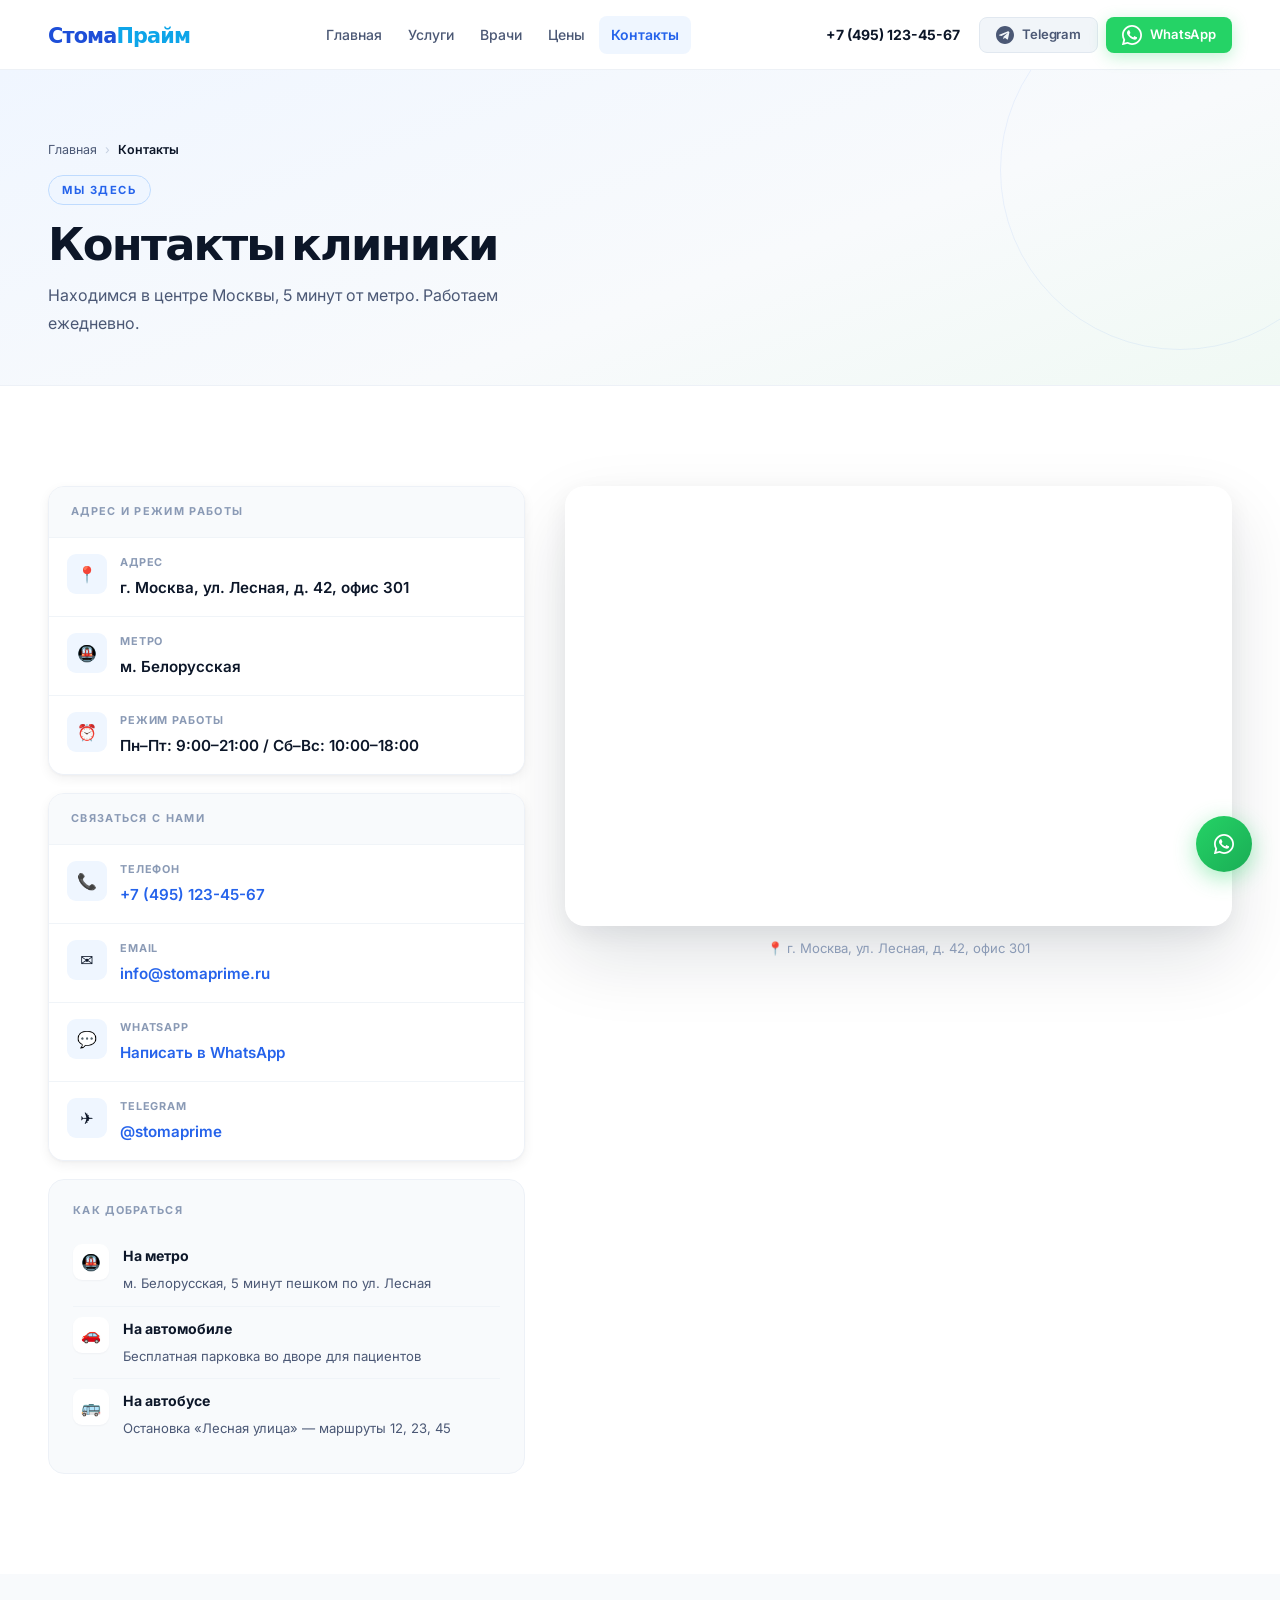
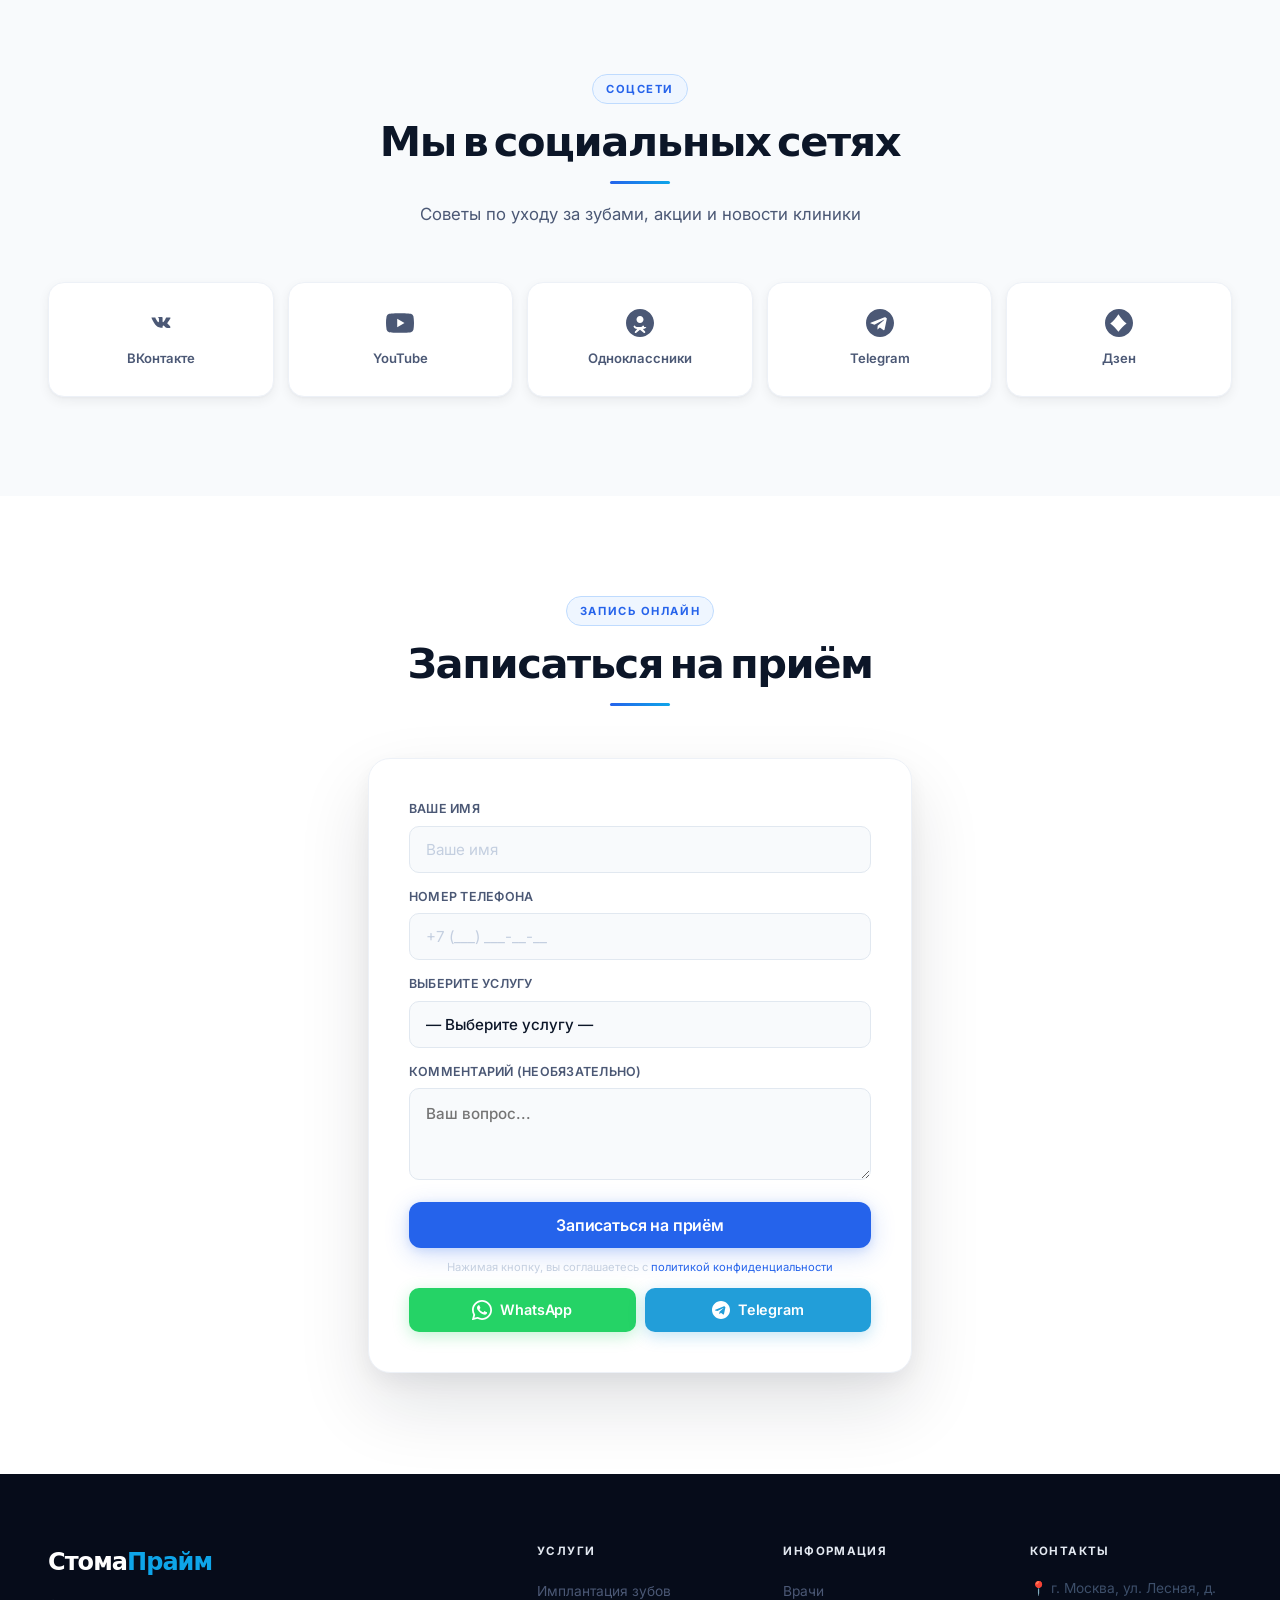
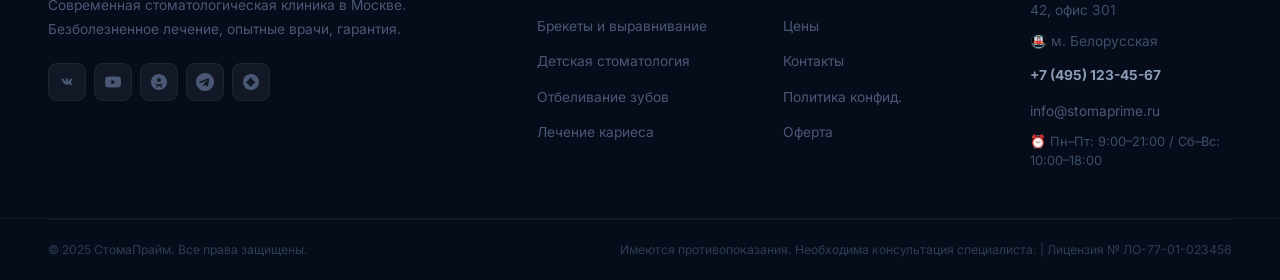
<file: contacts.html>
<!DOCTYPE html>
<html lang="ru">
<head>
  <meta charset="UTF-8"><meta name="viewport" content="width=device-width, initial-scale=1.0">
  <title id="mt">Контакты | СтомаПрайм Москва</title>
  <meta name="description" content="Адрес и контакты стоматологической клиники СтомаПрайм в Москве.">
  <link rel="preconnect" href="https://fonts.googleapis.com"><link rel="preconnect" href="https://fonts.gstatic.com" crossorigin>
  <link href="https://fonts.googleapis.com/css2?family=Inter:wght@300;400;500;600;700&family=Outfit:wght@400;600;700;800;900&display=swap" rel="stylesheet">
  <link rel="stylesheet" href="shared.css">
</head>
<body>
<header class="site-header" id="site-header"></header>
<main>

<section class="page-hero">
  <div class="container">
    <nav class="breadcrumb"><a href="index.html">Главная</a><span class="breadcrumb-sep">›</span><span class="breadcrumb-current">Контакты</span></nav>
    <div class="label reveal">Мы здесь</div>
    <h1 class="page-hero-h1 reveal d1">Контакты клиники</h1>
    <p class="page-hero-sub reveal d2">Находимся в центре Москвы, 5 минут от метро. Работаем ежедневно.</p>
  </div>
</section>

<section class="section">
  <div class="container">
    <div class="contacts-layout">
      <div style="display:flex;flex-direction:column;gap:18px">
        <div class="ccard reveal">
          <div class="ccard-head"><h3>Адрес и режим работы</h3></div>
          <div class="ccard-body" id="c-main"></div>
        </div>
        <div class="ccard reveal d2">
          <div class="ccard-head"><h3>Связаться с нами</h3></div>
          <div class="ccard-body" id="c-channels"></div>
        </div>
        <div class="route-block reveal d3" id="c-route"></div>
      </div>
      <div>
        <div class="big-map reveal-r" id="big-map"></div>
        <p style="text-align:center;font-size:.82rem;color:var(--text-light);margin-top:12px" id="map-addr"></p>
      </div>
    </div>
  </div>
</section>

<section class="section section-bg">
  <div class="container">
    <div class="sec-head center reveal">
      <div class="label">Соцсети</div>
      <h2 class="h2">Мы в социальных сетях</h2>
      <div class="accent-line c w"></div>
      <p class="subtitle">Советы по уходу за зубами, акции и новости клиники</p>
    </div>
    <div class="soc-grid reveal" id="soc-grid"></div>
  </div>
</section>

<section class="section" id="form-section">
  <div class="container" style="max-width:600px">
    <div class="sec-head center reveal">
      <div class="label">Запись онлайн</div>
      <h2 class="h2">Записаться на приём</h2>
      <div class="accent-line c w"></div>
    </div>
    <div style="background:#fff;border-radius:22px;padding:40px;box-shadow:var(--s-xl);border:1px solid var(--border-light)" class="reveal" id="form-box"></div>
  </div>
</section>

</main>
<footer class="site-footer" id="site-footer"></footer>
<script src="config.js"></script><script src="shared.js"></script>
<script>
document.addEventListener('DOMContentLoaded', function() {
  var d = SITE_DATA;
  document.getElementById('mt').textContent = 'Контакты | ' + d.general.clinicName;

  function ci(c) {
    return '<div class="contact-item"><div class="contact-icon">'+c.i+'</div><div><div class="c-label">'+c.l+'</div><div class="c-value">'+c.v+'</div></div></div>';
  }

  document.getElementById('c-main').innerHTML = [
    {i:'📍',l:'Адрес',        v:d.contacts.address},
    {i:'🚇',l:'Метро',        v:d.contacts.metroStation},
    {i:'⏰',l:'Режим работы', v:d.general.workingHours},
  ].map(ci).join('');

  document.getElementById('c-channels').innerHTML = [
    {i:'📞',l:'Телефон', v:'<a href="tel:'+d.contacts.phoneRaw+'">'+d.contacts.phone+'</a>'},
    {i:'✉️',l:'Email',   v:'<a href="mailto:'+d.contacts.email+'">'+d.contacts.email+'</a>'},
    {i:'💬',l:'WhatsApp',v:'<a href="'+UTILS.whatsappLink()+'" target="_blank">Написать в WhatsApp</a>'},
    {i:'✈️',l:'Telegram',v:'<a href="'+d.contacts.telegramLink+'" target="_blank">'+d.contacts.telegram+'</a>'},
  ].map(ci).join('');

  document.getElementById('c-route').innerHTML =
    '<div style="font-size:.68rem;font-weight:700;text-transform:uppercase;letter-spacing:.12em;color:var(--text-light);margin-bottom:14px">Как добраться</div>' +
    '<div class="route-row"><div class="route-icon">🚇</div><div class="route-t"><strong>На метро</strong><span>'+d.contacts.metroStation+', 5 минут пешком по ул. Лесная</span></div></div>' +
    '<div class="route-row"><div class="route-icon">🚗</div><div class="route-t"><strong>На автомобиле</strong><span>Бесплатная парковка во дворе для пациентов</span></div></div>' +
    '<div class="route-row"><div class="route-icon">🚌</div><div class="route-t"><strong>На автобусе</strong><span>Остановка «Лесная улица» — маршруты 12, 23, 45</span></div></div>';

  document.getElementById('big-map').innerHTML = '<iframe src="'+d.map.embedUrl+'" allowfullscreen loading="lazy" title="Карта"></iframe>';
  document.getElementById('map-addr').textContent = '📍 ' + d.contacts.address;

  var socSVG = {
    vk:'<svg viewBox="0 0 24 24" fill="currentColor"><path d="M12.785 16.241s.288-.032.436-.194c.136-.148.131-.427.131-.427s-.019-1.307.587-1.498c.597-.189 1.365 1.263 2.178 1.821.615.422 1.082.33 1.082.33l2.175-.03s1.137-.071.598-1.121c-.044-.083-.313-.666-1.608-1.883-1.356-1.274-1.174-1.068.459-3.271.999-1.333 1.398-2.146 1.273-2.494-.12-.332-.854-.244-.854-.244l-2.448.015s-.181-.025-.316.054c-.132.078-.216.26-.216.26s-.387 1.028-.903 1.903c-1.088 1.84-1.524 1.94-1.703 1.824-.414-.268-.311-1.075-.311-1.649 0-1.793.272-2.54-.529-2.733-.266-.064-.461-.106-1.141-.113-.872-.009-1.609.003-2.027.208-.278.135-.492.436-.361.453.162.021.528.099.722.363.252.341.243 1.107.243 1.107s.145 2.112-.337 2.373c-.331.179-.786-.187-1.761-1.854-.5-.861-.878-1.814-.878-1.814s-.072-.176-.202-.271c-.157-.114-.376-.15-.376-.15l-2.325.015s-.349.01-.477.162c-.114.135-.009.414-.009.414s1.822 4.261 3.881 6.409c1.89 1.973 4.04 1.842 4.04 1.842h.974z"/></svg>',
    yt:'<svg viewBox="0 0 24 24" fill="currentColor"><path d="M23.495 6.205a3.007 3.007 0 00-2.088-2.088c-1.87-.501-9.396-.501-9.396-.501s-7.507-.01-9.396.501A3.007 3.007 0 00.527 6.205a31.247 31.247 0 00-.522 5.805 31.247 31.247 0 00.522 5.783 3.007 3.007 0 002.088 2.088c1.868.502 9.396.502 9.396.502s7.506 0 9.396-.502a3.007 3.007 0 002.088-2.088 31.247 31.247 0 00.5-5.783 31.247 31.247 0 00-.5-5.805zM9.609 15.601V8.408l6.264 3.602z"/></svg>',
    ok:'<svg viewBox="0 0 24 24" fill="currentColor"><path d="M12 0C5.373 0 0 5.373 0 12s5.373 12 12 12 12-5.373 12-12S18.627 0 12 0zm0 6c1.66 0 3 1.34 3 3s-1.34 3-3 3-3-1.34-3-3 1.34-3 3-3zm5.5 9.5c-.56.98-1.63 1.63-2.85 1.63h-.15l1.85 2.07c.3.33.28.85-.05 1.15a.81.81 0 01-1.15-.05L12 17.8l-3.15 2.5a.81.81 0 01-1.15.05.81.81 0 01.05-1.15l1.85-2.07h-.15c-1.22 0-2.29-.65-2.85-1.63a.81.81 0 011.4-.82c.26.44.74.72 1.3.72h3.4c.56 0 1.04-.28 1.3-.72a.81.81 0 111.4.82z"/></svg>',
    tg:'<svg viewBox="0 0 24 24" fill="currentColor"><path d="M12 0C5.373 0 0 5.373 0 12s5.373 12 12 12 12-5.373 12-12S18.627 0 12 0zm5.894 8.221l-1.97 9.28c-.145.658-.537.818-1.084.508l-3-2.21-1.447 1.394c-.16.16-.295.295-.605.295l.213-3.053 5.56-5.023c.242-.213-.054-.333-.373-.12L7.26 13.447l-2.95-.924c-.64-.203-.652-.64.136-.954l11.52-4.44c.537-.194 1.006.131.928.092z"/></svg>',
    dz:'<svg viewBox="0 0 24 24" fill="currentColor"><path d="M12 0C5.373 0 0 5.373 0 12s5.373 12 12 12 12-5.373 12-12S18.627 0 12 0zm-.5 19.5C9.5 17 7 14.5 4.5 12.5 7 10.5 9.5 8 11.5 4.5c2 3.5 4.5 6 7 8-2.5 2-5 4.5-7 7z"/></svg>',
  };
  var s = d.socials;
  var socs = [
    {href:s.vk, k:'vk', label:'ВКонтакте'},
    {href:s.youtube, k:'yt', label:'YouTube'},
    {href:s.ok, k:'ok', label:'Одноклассники'},
    {href:'https://t.me/'+d.contacts.telegram.replace('@',''), k:'tg', label:'Telegram'},
    {href:s.dzen, k:'dz', label:'Дзен'},
  ];
  document.getElementById('soc-grid').innerHTML = socs.filter(function(x){return x.href}).map(function(x){
    return '<a href="'+x.href+'" class="soc-tile" target="_blank" rel="noopener">'+socSVG[x.k]+x.label+'</a>';
  }).join('');

  document.getElementById('form-box').innerHTML = getBookingFormHTML(false);
  initPage('contacts');
});
</script>
</body>
</html>
</file>
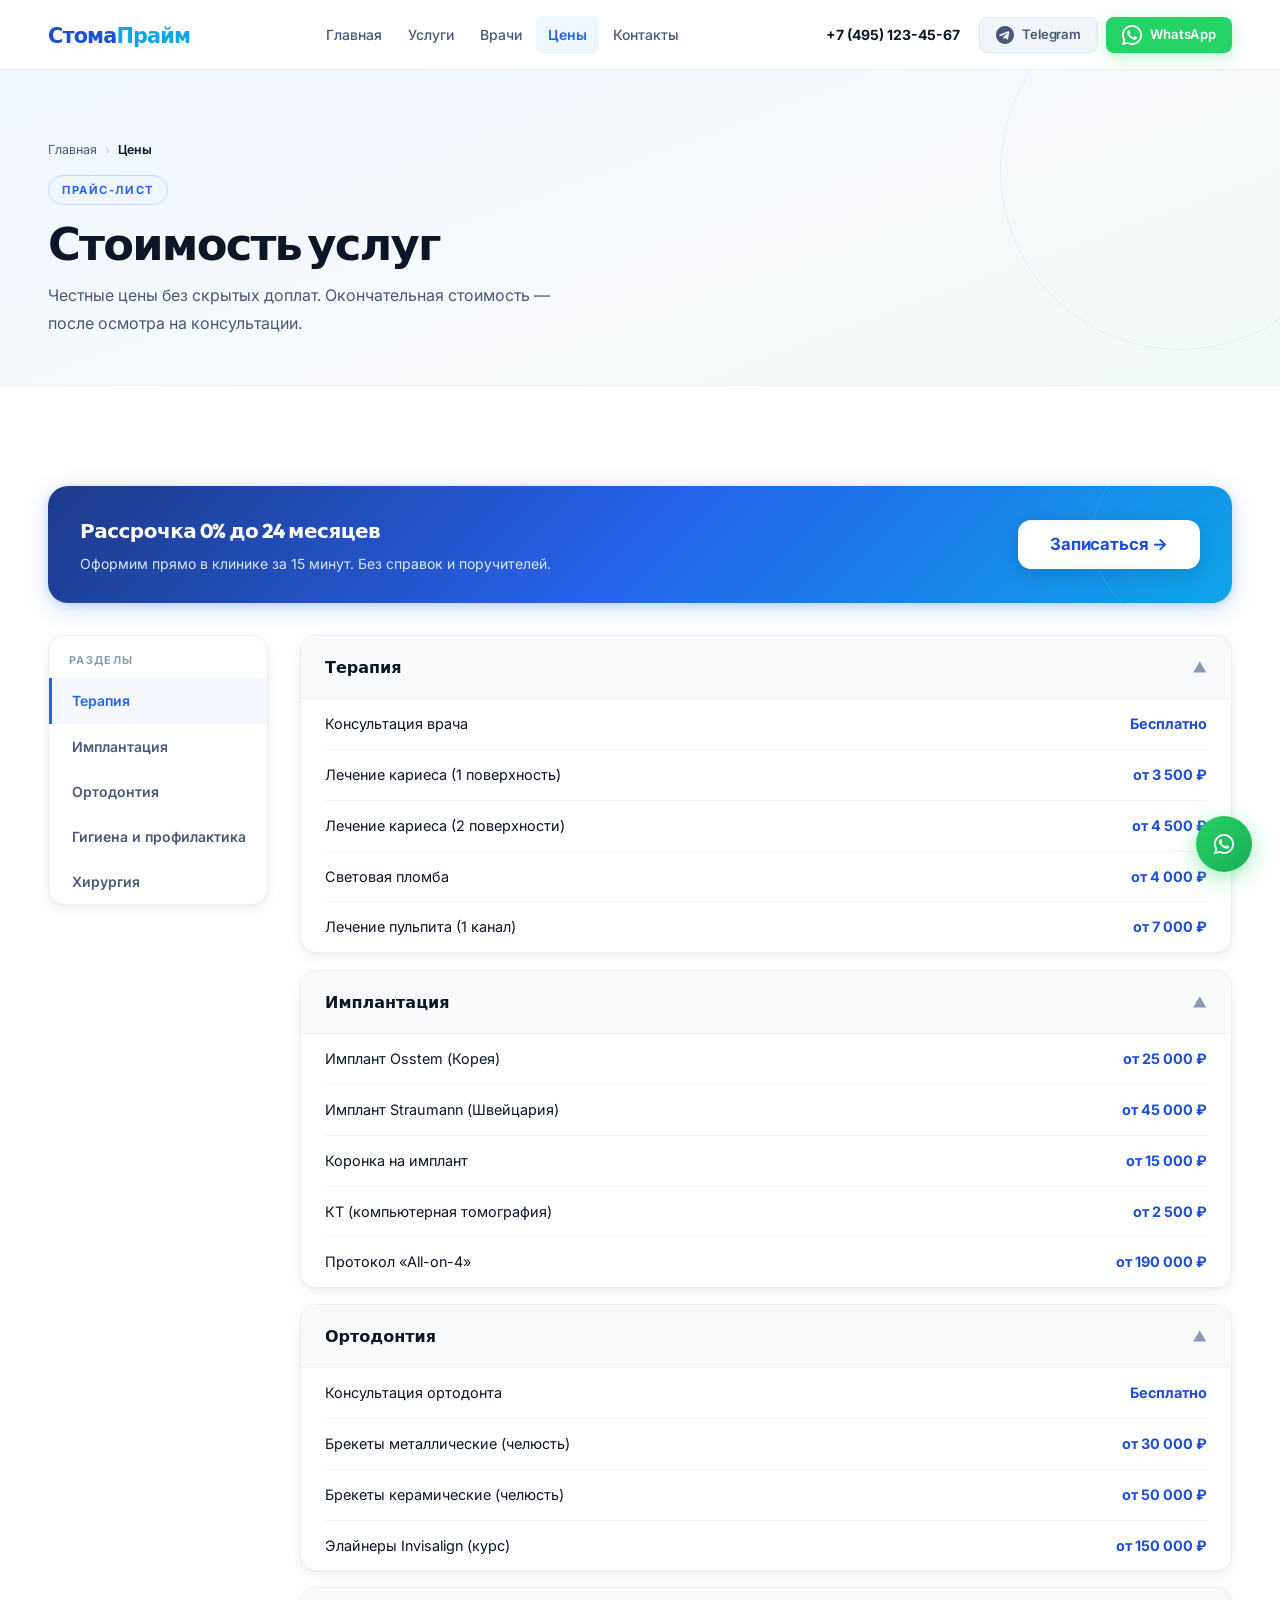
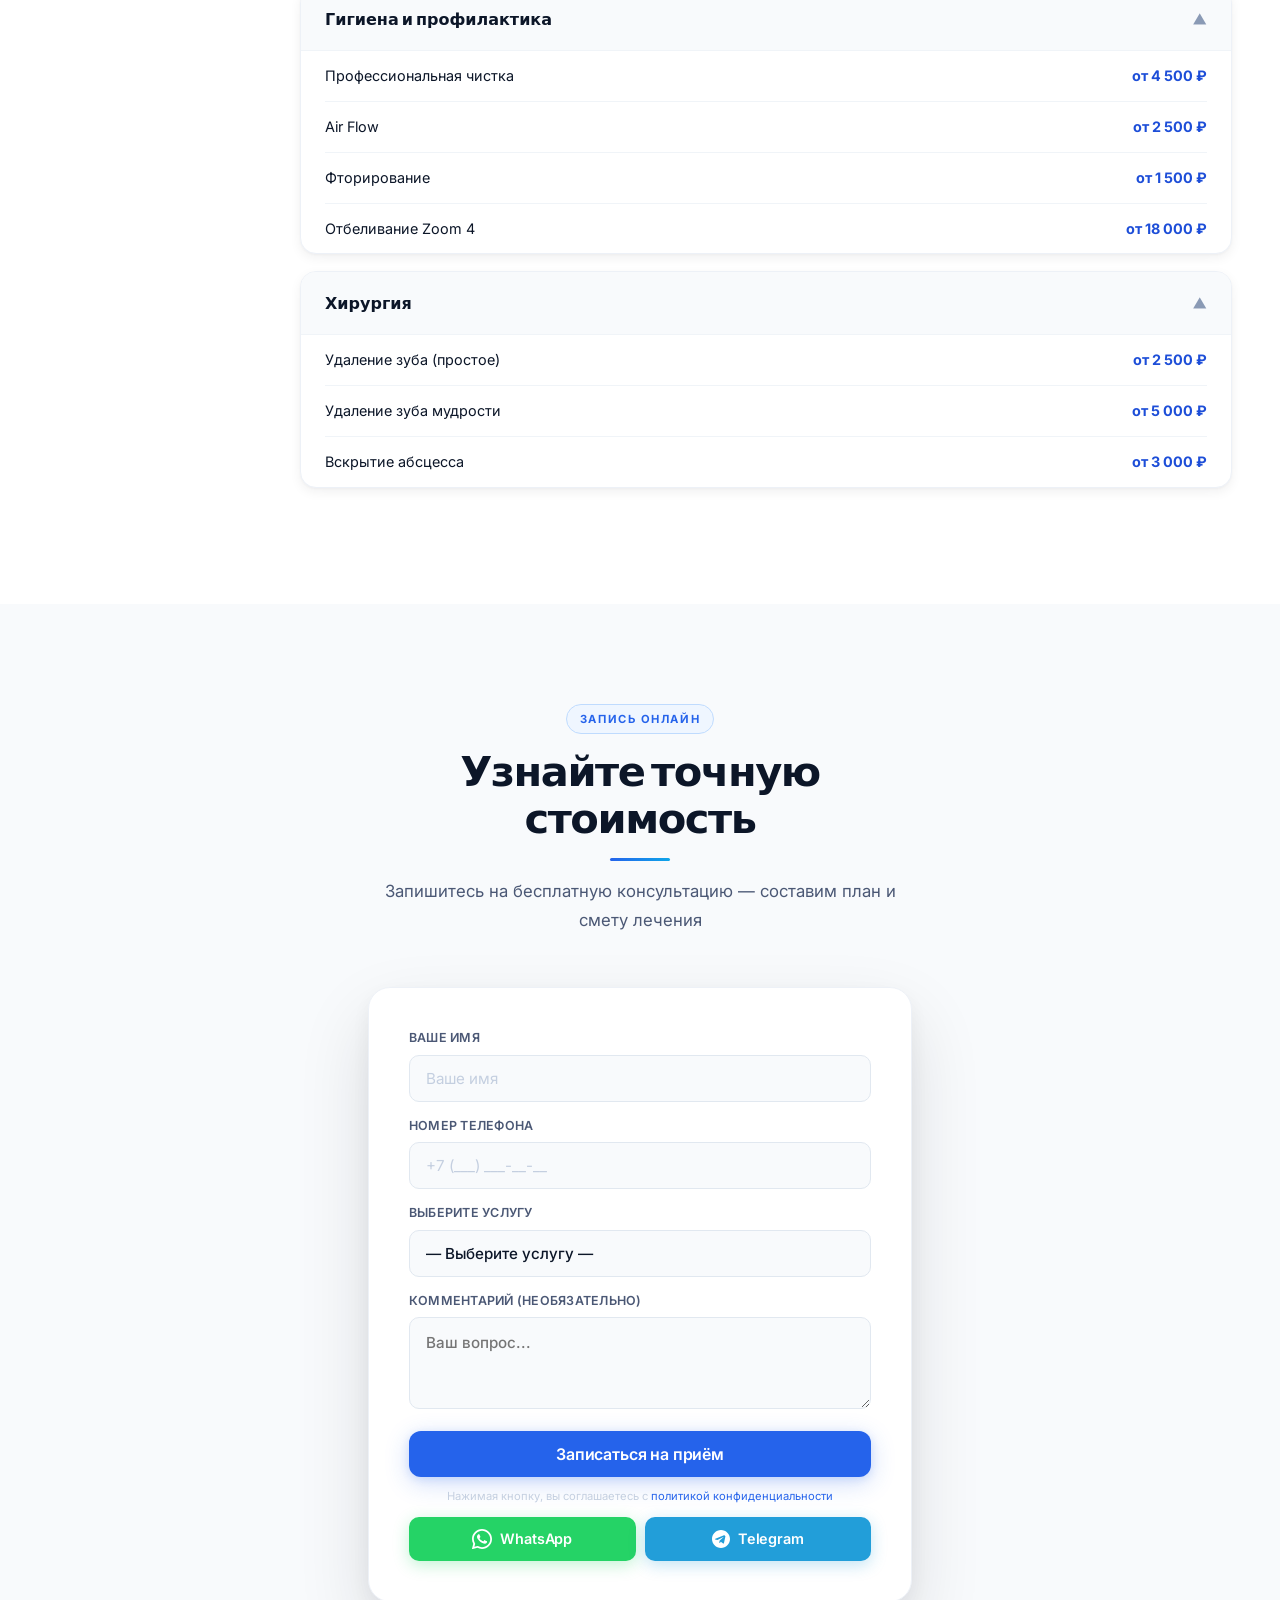
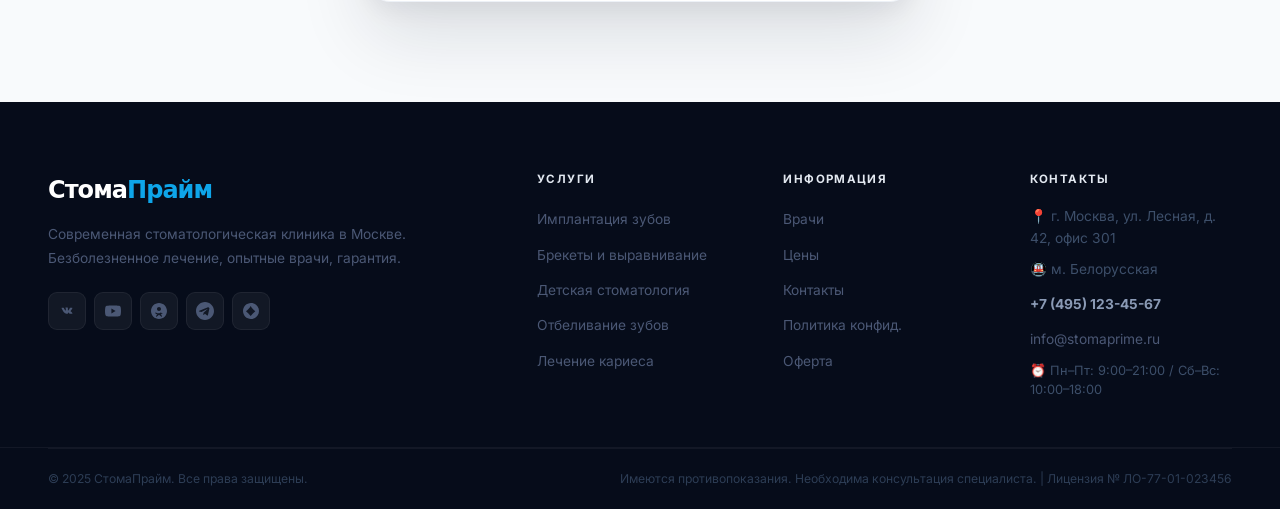
<file: prices.html>
<!DOCTYPE html>
<html lang="ru">
<head>
  <meta charset="UTF-8"><meta name="viewport" content="width=device-width, initial-scale=1.0">
  <title id="mt">Цены | СтомаПрайм Москва</title>
  <meta name="description" content="Прайс-лист стоматологической клиники СтомаПрайм. Прозрачные цены, рассрочка 0%.">
  <link rel="preconnect" href="https://fonts.googleapis.com"><link rel="preconnect" href="https://fonts.gstatic.com" crossorigin>
  <link href="https://fonts.googleapis.com/css2?family=Inter:wght@300;400;500;600;700&family=Outfit:wght@400;600;700;800;900&display=swap" rel="stylesheet">
  <link rel="stylesheet" href="shared.css">
</head>
<body>
<header class="site-header" id="site-header"></header>
<main>

<section class="page-hero">
  <div class="container">
    <nav class="breadcrumb"><a href="index.html">Главная</a><span class="breadcrumb-sep">›</span><span class="breadcrumb-current">Цены</span></nav>
    <div class="label reveal">Прайс-лист</div>
    <h1 class="page-hero-h1 reveal d1">Стоимость услуг</h1>
    <p class="page-hero-sub reveal d2">Честные цены без скрытых доплат. Окончательная стоимость — после осмотра на консультации.</p>
  </div>
</section>

<section class="section">
  <div class="container">
    <div class="install-banner reveal">
      <div>
        <div class="install-h">Рассрочка 0% до 24 месяцев</div>
        <p class="install-p">Оформим прямо в клинике за 15 минут. Без справок и поручителей.</p>
      </div>
      <a href="#form-section" class="btn btn-xl" style="background:#fff;color:var(--blue-dark);font-weight:700;flex-shrink:0;box-shadow:0 4px 16px rgba(0,0,0,.15)">Записаться →</a>
    </div>
    <div class="prices-wrap">
      <div class="p-sidebar" id="p-sidebar"><div class="p-sidebar-h">Разделы</div></div>
      <div id="p-content"></div>
    </div>
  </div>
</section>

<section class="section section-bg" id="form-section">
  <div class="container" style="max-width:600px">
    <div class="sec-head center reveal">
      <div class="label">Запись онлайн</div>
      <h2 class="h2">Узнайте точную стоимость</h2>
      <div class="accent-line c w"></div>
      <p class="subtitle">Запишитесь на бесплатную консультацию — составим план и смету лечения</p>
    </div>
    <div style="background:#fff;border-radius:22px;padding:40px;box-shadow:var(--s-xl);border:1px solid var(--border-light)" class="reveal" id="form-box"></div>
  </div>
</section>

</main>
<footer class="site-footer" id="site-footer"></footer>
<script src="config.js"></script><script src="shared.js"></script>
<script>
document.addEventListener('DOMContentLoaded', function() {
  var d = SITE_DATA;
  document.getElementById('mt').textContent = 'Цены | ' + d.general.clinicName;

  var sb = document.getElementById('p-sidebar');
  d.prices.forEach(function(cat, i) {
    var el = document.createElement('div');
    el.className = 'p-sidebar-link' + (i===0?' on':'');
    el.textContent = cat.category;
    el.addEventListener('click', function() {
      document.querySelectorAll('.p-sidebar-link').forEach(function(l){l.classList.remove('on')});
      el.classList.add('on');
      var target = document.getElementById('pcat-'+i);
      if (target) target.scrollIntoView({behavior:'smooth', block:'start'});
    });
    sb.appendChild(el);
  });

  document.getElementById('p-content').innerHTML = d.prices.map(function(cat,i){
    return '<div class="pcat reveal" id="pcat-'+i+'">' +
      '<div class="pcat-head" onclick="toggleP('+i+')">' +
        '<div class="pcat-title">'+cat.category+'</div>' +
        '<div class="pcat-toggle open" id="ptg-'+i+'">▼</div>' +
      '</div>' +
      '<div class="pcat-body open" id="pbody-'+i+'">' +
        cat.items.map(function(it){
          return '<div class="p-row"><span class="p-svc">'+it.service+'</span><span class="p-price">'+it.price+'</span></div>';
        }).join('') +
      '</div></div>';
  }).join('');

  document.getElementById('form-box').innerHTML = getBookingFormHTML(false);
  initPage('prices');
});
function toggleP(i) {
  var body   = document.getElementById('pbody-'+i);
  var toggle = document.getElementById('ptg-'+i);
  if (body)   body.classList.toggle('open');
  if (toggle) toggle.classList.toggle('open');
}
</script>
</body>
</html>
</file>
<file: shared.css>
/* STOMAPRIME — Design System 2025 */
@import url('https://fonts.googleapis.com/css2?family=Inter:wght@300;400;500;600;700&family=Outfit:wght@400;600;700;800;900&display=swap');
:root{--blue:#2563eb;--blue-dark:#1d4ed8;--blue-deeper:#1e3a8a;--blue-light:#eff6ff;--blue-mid:#bfdbfe;--blue-pale:#dbeafe;--accent:#0ea5e9;--accent-light:#e0f2fe;--teal:#0d9488;--teal-light:#f0fdfa;--green:#059669;--green-light:#ecfdf5;--text:#0c1628;--text-muted:#4b5875;--text-light:#8a9ab5;--text-xlight:#c4cfe0;--bg:#fff;--bg-soft:#f8fafc;--bg-hero:#f7f9fd;--bg-dark:#060c1a;--border:#e1e8f0;--border-light:#edf1f7;--border-faint:#f0f4f8;--s-xs:0 1px 2px rgba(12,22,40,.04);--s-sm:0 1px 3px rgba(12,22,40,.04),0 4px 12px rgba(12,22,40,.06);--s-md:0 2px 6px rgba(12,22,40,.04),0 8px 28px rgba(12,22,40,.08);--s-lg:0 4px 12px rgba(12,22,40,.05),0 16px 48px rgba(12,22,40,.10);--s-xl:0 8px 24px rgba(12,22,40,.06),0 32px 72px rgba(12,22,40,.12);--s-hero:0 24px 80px rgba(12,22,40,.16),0 8px 28px rgba(12,22,40,.08);--s-blue:0 6px 24px rgba(37,99,235,.22),0 2px 8px rgba(37,99,235,.14);--s-blue-lg:0 12px 40px rgba(37,99,235,.30);--r:16px;--r-lg:22px;--r-xl:28px;--font:'Inter',system-ui,sans-serif;--font-h:'Outfit',system-ui,sans-serif;--ease:cubic-bezier(.4,0,.2,1);--ease-out:cubic-bezier(0,0,.2,1);--ease-spr:cubic-bezier(.34,1.56,.64,1);--t:.24s var(--ease);--t-fast:.14s var(--ease);--max-w:1240px;--pad-x:28px;--sec:100px;--sec-sm:64px}
*,*::before,*::after{box-sizing:border-box;margin:0;padding:0}
html{scroll-behavior:smooth;font-size:16px;-webkit-text-size-adjust:100%;overflow-x:hidden}
body{font-family:var(--font);color:var(--text);background:var(--bg);line-height:1.65;-webkit-font-smoothing:antialiased;overflow-x:hidden;min-width:320px}
img{max-width:100%;height:auto;display:block}
a{text-decoration:none;color:inherit}
ul{list-style:none}
button{font-family:var(--font)}

/* ANIMATIONS */
.reveal{opacity:0;transform:translateY(22px);transition:opacity .65s var(--ease-out),transform .65s var(--ease-out);will-change:opacity,transform}
.reveal-l,.reveal-r{opacity:0;transform:translateY(18px);transition:opacity .6s var(--ease-out),transform .6s var(--ease-out)}
.reveal-s{opacity:0;transform:scale(.97);transition:opacity .6s var(--ease-out),transform .6s var(--ease-out)}
.reveal.in,.reveal-l.in,.reveal-r.in,.reveal-s.in{opacity:1;transform:none}
.d1{transition-delay:.05s}.d2{transition-delay:.11s}.d3{transition-delay:.17s}.d4{transition-delay:.23s}.d5{transition-delay:.29s}.d6{transition-delay:.35s}.d7{transition-delay:.41s}.d8{transition-delay:.47s}
@keyframes fcFloat{0%,100%{transform:translateY(0)}50%{transform:translateY(-7px)}}
@keyframes hblink{0%,100%{opacity:1}50%{opacity:.25}}
@keyframes waPulse{0%,100%{box-shadow:0 6px 22px rgba(37,211,102,.42),0 0 0 0 rgba(37,211,102,.25)}50%{box-shadow:0 6px 22px rgba(37,211,102,.42),0 0 0 11px rgba(37,211,102,0)}}
@keyframes menuIn{from{opacity:0;transform:translateY(-6px)}to{opacity:1;transform:none}}

/* LAYOUT */
.section{padding:var(--sec) 0}.section-sm{padding:var(--sec-sm) 0}.section-bg{background:var(--bg-soft)}
.container{max-width:var(--max-w);margin:0 auto;padding:0 var(--pad-x)}
.g2{display:grid;grid-template-columns:repeat(2,1fr);gap:24px}
.g3{display:grid;grid-template-columns:repeat(3,1fr);gap:24px}
.g4{display:grid;grid-template-columns:repeat(4,1fr);gap:24px}

/* TYPOGRAPHY */
.h1{font-family:var(--font-h);font-weight:900;color:var(--text);font-size:clamp(2.2rem,5.5vw,4rem);line-height:1.05;letter-spacing:-.045em;margin-bottom:20px}
.h2{font-family:var(--font-h);font-weight:800;color:var(--text);font-size:clamp(1.7rem,3.5vw,2.6rem);line-height:1.12;letter-spacing:-.035em;margin-bottom:14px}
.h2-dark{color:#fff}
.h3{font-family:var(--font-h);font-weight:700;font-size:clamp(1.1rem,2vw,1.4rem);line-height:1.2;letter-spacing:-.02em}
.subtitle{font-size:1.05rem;color:var(--text-muted);line-height:1.75;max-width:520px}
.subtitle-dark{color:rgba(255,255,255,.65)}
.sec-head{margin-bottom:52px}.sec-head.center{text-align:center}.sec-head.center .subtitle{margin:0 auto}
.label{display:inline-flex;align-items:center;gap:6px;font-size:.7rem;font-weight:700;letter-spacing:.14em;text-transform:uppercase;color:var(--blue);background:var(--blue-light);padding:5px 13px;border-radius:99px;margin-bottom:14px;border:1px solid var(--blue-mid)}
.accent-line{width:36px;height:3px;background:linear-gradient(90deg,var(--blue),var(--accent));border-radius:99px;margin:16px 0}
.accent-line.c{margin:16px auto}.accent-line.w{width:60px}

/* HEADER — FIX: z-index подняли до 9998 чтобы header и меню были в одном stacking context */
.site-header{position:sticky;top:0;z-index:9998;height:70px;background:rgba(255,255,255,.9);backdrop-filter:blur(20px) saturate(180%);-webkit-backdrop-filter:blur(20px) saturate(180%);border-bottom:1px solid rgba(225,232,240,.6);transition:background var(--t),box-shadow var(--t)}
.site-header.scrolled{background:rgba(255,255,255,.97);box-shadow:0 1px 0 var(--border-light),0 4px 20px rgba(12,22,40,.08)}
.header-inner{max-width:var(--max-w);margin:0 auto;padding:0 var(--pad-x);height:70px;display:flex;align-items:center;justify-content:space-between;gap:16px}
.logo{display:flex;align-items:center;gap:10px;flex-shrink:0;transition:opacity var(--t-fast)}.logo:hover{opacity:.82}
.logo-img{width:34px;height:34px;border-radius:8px;object-fit:cover}
.logo-text{font-family:var(--font-h);font-size:1.3rem;font-weight:800;color:var(--blue-dark);letter-spacing:-.04em;white-space:nowrap}
.logo-text span{color:var(--accent)}
.nav-desktop{display:flex;align-items:center;gap:2px}
.nav-desktop a{font-size:.875rem;font-weight:500;color:var(--text-muted);padding:7px 12px;border-radius:8px;white-space:nowrap;transition:color var(--t-fast),background var(--t-fast)}
.nav-desktop a:hover{color:var(--blue);background:var(--blue-light)}
.nav-desktop a.active{color:var(--blue);background:var(--blue-light);font-weight:600}
.header-actions{display:flex;align-items:center;gap:8px;flex-shrink:0}
.header-phone{font-size:.875rem;font-weight:700;color:var(--text);white-space:nowrap;display:none;padding:7px 11px;border-radius:8px;transition:var(--t-fast)}
.header-phone:hover{background:var(--bg-soft);color:var(--blue)}
@media(min-width:1024px){.header-phone{display:block}}

/* BURGER */
.burger{display:flex;flex-direction:column;gap:5px;cursor:pointer;padding:9px;border-radius:8px;background:none;border:none;flex-shrink:0;-webkit-tap-highlight-color:transparent}
.burger span{display:block;width:21px;height:2px;background:var(--text);border-radius:2px;transition:var(--t)}
.burger.open span:nth-child(1){transform:translateY(7px) rotate(45deg)}
.burger.open span:nth-child(2){opacity:0;width:0}
.burger.open span:nth-child(3){transform:translateY(-7px) rotate(-45deg)}
@media(min-width:1024px){.burger{display:none}.nav-desktop{display:flex}}
@media(max-width:1023px){.nav-desktop{display:none}}

/* MOBILE MENU — FIX: z-index 9999, hero overflow:hidden создаёт stacking context и перекрывал меню */
.mobile-menu{display:none;position:fixed;top:70px;left:0;right:0;bottom:0;background:#fff;z-index:9999;padding:8px 16px 32px;flex-direction:column;gap:0;overflow-y:auto;overflow-x:hidden;box-shadow:0 8px 32px rgba(12,22,40,.12);isolation:isolate}
.mobile-menu.open{display:flex;animation:menuIn .22s var(--ease-out) both}
.mobile-menu a{display:block;font-size:1.05rem;font-weight:600;color:var(--text);padding:16px 14px;border-bottom:1px solid var(--border-faint);transition:color var(--t-fast),background var(--t-fast)}
.mobile-menu a:hover,.mobile-menu a:active{color:var(--blue);background:var(--blue-light)}
.mobile-menu-footer{margin-top:auto;padding-top:20px;border-top:1px solid var(--border-light);display:flex;flex-direction:column;gap:10px}

/* BUTTONS */
.btn{display:inline-flex;align-items:center;justify-content:center;gap:8px;font-family:var(--font);font-weight:600;font-size:.9rem;letter-spacing:-.01em;padding:12px 22px;border-radius:10px;border:none;cursor:pointer;white-space:nowrap;text-decoration:none;line-height:1;user-select:none;transition:transform var(--t),box-shadow var(--t),background var(--t),border-color var(--t);-webkit-tap-highlight-color:transparent}
.btn:active{transform:scale(.96)!important;transition-duration:.1s!important}
.btn-primary{background:var(--blue);color:#fff;box-shadow:var(--s-blue)}.btn-primary:hover{background:var(--blue-dark);box-shadow:var(--s-blue-lg);transform:translateY(-2px)}
.btn-outline{background:transparent;color:var(--blue);border:1.5px solid var(--blue-mid)}.btn-outline:hover{background:var(--blue-light);border-color:var(--blue);transform:translateY(-1px)}
.btn-ghost{background:#f1f5f9;color:var(--text-muted);border:1px solid var(--border)}.btn-ghost:hover{background:var(--border);color:var(--text)}
.btn-wa{background:#25d366;color:#fff;box-shadow:0 4px 16px rgba(37,211,102,.28)}.btn-wa:hover{background:#1db954;box-shadow:0 8px 28px rgba(37,211,102,.38);transform:translateY(-2px)}
.btn-tg{background:#229ed9;color:#fff;box-shadow:0 4px 16px rgba(34,158,217,.28)}.btn-tg:hover{background:#1a8fc5;transform:translateY(-2px)}
.btn-sm{padding:8px 16px;font-size:.82rem;border-radius:8px}
.btn-lg{padding:15px 28px;font-size:1rem;border-radius:12px}
.btn-xl{padding:16px 32px;font-size:1.05rem;border-radius:13px;font-weight:700}

/* HERO — ГЛАВНАЯ */
/* FIX: убран z-index с hero — он не нужен и создавал stacking context выше position:fixed меню */
.hero{position:relative;padding:80px 0 72px;background:var(--bg-hero);overflow:hidden;min-height:calc(100vh - 70px);display:flex;align-items:center}
.hero::before{content:'';position:absolute;inset:0;pointer-events:none;background:radial-gradient(ellipse 70% 55% at 75% 35%,rgba(37,99,235,.07) 0%,transparent 65%),radial-gradient(ellipse 55% 45% at 15% 70%,rgba(14,165,233,.05) 0%,transparent 60%)}
.hero::after{content:'';position:absolute;inset:0;pointer-events:none;background-image:linear-gradient(rgba(37,99,235,.03) 1px,transparent 1px),linear-gradient(90deg,rgba(37,99,235,.03) 1px,transparent 1px);background-size:60px 60px;mask-image:radial-gradient(ellipse 70% 70% at 50% 50%,black 30%,transparent 80%);-webkit-mask-image:radial-gradient(ellipse 70% 70% at 50% 50%,black 30%,transparent 80%)}
.hero-wrap{display:grid;grid-template-columns:1fr 1fr;gap:72px;align-items:center;position:relative;z-index:1;width:100%}
.hero-pill{display:inline-flex;align-items:center;gap:8px;font-size:.72rem;font-weight:700;letter-spacing:.12em;text-transform:uppercase;color:var(--blue);background:#fff;padding:7px 16px;border-radius:99px;border:1px solid var(--blue-mid);box-shadow:0 2px 12px rgba(37,99,235,.1);margin-bottom:24px;white-space:nowrap}
.hero-pill-dot{width:7px;height:7px;border-radius:50%;background:var(--blue);animation:hblink 2s ease-in-out infinite;flex-shrink:0}
.hero-h1{font-family:var(--font-h);font-weight:900;color:var(--text);font-size:clamp(2rem,5.5vw,3.8rem);line-height:1.06;letter-spacing:-.045em;margin-bottom:20px}
.hero-h1 em{font-style:normal;color:var(--blue)}
.hero-sub{font-size:1.05rem;color:var(--text-muted);line-height:1.75;margin-bottom:36px;max-width:440px}
.hero-ctas{display:flex;gap:12px;flex-wrap:wrap;margin-bottom:44px}
.hero-trust{display:grid;grid-template-columns:repeat(4,1fr);background:#fff;border-radius:var(--r);border:1px solid #e8eef6;box-shadow:0 2px 16px rgba(12,22,40,.07);overflow:hidden}
.trust-cell{padding:16px 12px;text-align:center;border-right:1px solid var(--border-faint);transition:background .2s}
.trust-cell:last-child{border-right:none}.trust-cell:hover{background:#f8faff}
.trust-num{font-family:var(--font-h);font-size:1.35rem;font-weight:900;color:var(--blue);letter-spacing:-.04em;line-height:1;margin-bottom:5px;display:block}
.trust-txt{font-size:.65rem;color:var(--text-light);font-weight:600;text-transform:uppercase;letter-spacing:.08em;line-height:1.35;display:block}
.hero-img-col{position:relative}
.hero-img-frame{position:relative;border-radius:var(--r-xl);overflow:hidden;box-shadow:var(--s-hero)}
.hero-img-frame img{width:100%;height:500px;object-fit:cover;object-position:center 15%;display:block;transition:transform 8s ease}
.hero-img-frame:hover img{transform:scale(1.03)}
.hero-card{position:absolute;bottom:24px;left:-20px;background:#fff;border-radius:16px;padding:14px 18px;display:flex;align-items:center;gap:12px;box-shadow:0 16px 48px rgba(12,22,40,.14);border:1px solid var(--border-faint);animation:fcFloat 3.2s ease-in-out infinite;z-index:2}
.hero-card-ico{width:42px;height:42px;flex-shrink:0;border-radius:12px;background:linear-gradient(135deg,var(--blue-light),var(--accent-light));display:flex;align-items:center;justify-content:center;font-size:1.3rem}
.hero-card-n{font-family:var(--font-h);font-size:1.1rem;font-weight:900;color:var(--text);line-height:1;margin-bottom:3px}
.hero-card-l{font-size:.68rem;color:var(--text-light);font-weight:500}
.hero-ribbon{position:absolute;top:20px;right:-12px;background:linear-gradient(135deg,var(--blue),var(--blue-dark));color:#fff;border-radius:12px;padding:12px 16px;box-shadow:var(--s-blue);animation:fcFloat 3.8s .6s ease-in-out infinite;z-index:2}
.hero-ribbon strong{display:block;font-size:.85rem;font-weight:800;font-family:var(--font-h)}
.hero-ribbon span{font-size:.65rem;opacity:.82;font-weight:500}
.hero-dots{position:absolute;bottom:-16px;right:-8px;display:grid;grid-template-columns:repeat(5,1fr);gap:9px;opacity:.25;pointer-events:none}
.hero-dot{width:5px;height:5px;border-radius:50%;background:var(--blue)}

/* PAGE HERO — внутренние страницы */
.page-hero{background:linear-gradient(160deg,#f0f6ff 0%,var(--bg-soft) 60%,#f0f9f4 100%);padding:56px 0 48px;border-bottom:1px solid var(--border-light);position:relative;overflow:hidden}
.page-hero::after{content:'';position:absolute;right:-80px;top:-80px;width:360px;height:360px;border-radius:50%;border:1px solid rgba(37,99,235,.07);pointer-events:none}
.page-hero-h1{font-family:var(--font-h);font-weight:900;color:var(--text);font-size:clamp(1.8rem,4vw,2.8rem);line-height:1.1;letter-spacing:-.04em;margin-bottom:14px}
.page-hero-sub{font-size:1rem;color:var(--text-muted);max-width:520px;line-height:1.72}

/* SERVICE HERO */
.svc-hero{background:var(--bg-hero);padding:56px 0 0;border-bottom:1px solid var(--border-light);overflow:hidden;position:relative}
.svc-hero::before{content:'';position:absolute;inset:0;pointer-events:none;background:radial-gradient(ellipse 60% 80% at 90% 50%,rgba(37,99,235,.06) 0%,transparent 60%)}
.svc-hero-inner{display:grid;grid-template-columns:1fr 1fr;gap:56px;align-items:end;position:relative}
.svc-hero-h1{font-family:var(--font-h);font-weight:900;color:var(--text);font-size:clamp(1.8rem,4vw,2.8rem);line-height:1.08;letter-spacing:-.04em;margin-bottom:14px}
.svc-hero-p{font-size:1rem;color:var(--text-muted);line-height:1.75;margin-bottom:28px}
.svc-hero-btns{display:flex;gap:11px;flex-wrap:wrap;margin-bottom:44px}
.svc-hero-img{width:100%;height:380px;object-fit:cover;border-radius:var(--r-lg) var(--r-lg) 0 0;box-shadow:0 -4px 32px rgba(12,22,40,.1);display:block}

/* STATS BAND */
.stats-band{background:linear-gradient(135deg,var(--blue-deeper) 0%,var(--blue) 45%,var(--accent) 100%);padding:60px 0}
.stats-grid{display:grid;grid-template-columns:repeat(4,1fr)}
.stat{text-align:center;padding:8px 20px;border-right:1px solid rgba(255,255,255,.12)}
.stat:last-child{border-right:none}
.stat-n{font-family:var(--font-h);font-size:clamp(1.8rem,4vw,3rem);font-weight:900;color:#fff;letter-spacing:-.045em;line-height:1;margin-bottom:8px}
.stat-l{font-size:.8rem;color:rgba(255,255,255,.7);font-weight:500;line-height:1.4}

/* SERVICE CARDS */
.svc-card{background:#fff;border-radius:18px;padding:28px 24px;border:1px solid var(--border-light);box-shadow:var(--s-sm);display:flex;flex-direction:column;gap:13px;text-decoration:none;color:inherit;transition:box-shadow .3s var(--ease),transform .3s var(--ease-spr),border-color .2s;position:relative;overflow:hidden;will-change:transform}
.svc-card::before{content:'';position:absolute;top:0;left:0;right:0;height:3px;background:linear-gradient(90deg,var(--blue),var(--accent));transform:scaleX(0);transform-origin:left;transition:transform .3s var(--ease)}
.svc-card:hover{box-shadow:var(--s-lg);transform:translateY(-5px);border-color:var(--blue-pale)}
.svc-card:hover::before{transform:scaleX(1)}
.svc-card:hover .svc-ico{background:linear-gradient(135deg,var(--blue),var(--accent))}
.svc-card:hover .svc-arrow{transform:translateX(5px);color:var(--blue)}
.svc-ico{width:52px;height:52px;background:var(--blue-light);border-radius:14px;display:flex;align-items:center;justify-content:center;font-size:1.4rem;transition:background .3s}
.svc-title{font-family:var(--font-h);font-size:1rem;font-weight:700;color:var(--text);letter-spacing:-.02em}
.svc-desc{font-size:.84rem;color:var(--text-muted);line-height:1.65;flex:1}
.svc-arrow{font-size:.78rem;color:var(--text-xlight);font-weight:700;transition:.24s var(--ease)}

/* SEO BLOCK */
.seo-block{background:linear-gradient(140deg,var(--blue-deeper) 0%,var(--blue) 50%,var(--accent) 100%);border-radius:var(--r-xl);padding:60px 52px;color:#fff;display:grid;grid-template-columns:1.1fr 1fr;gap:56px;align-items:center;position:relative;overflow:hidden}
.seo-block::before{content:'';position:absolute;right:-80px;top:-80px;width:300px;height:300px;border-radius:50%;border:1px solid rgba(255,255,255,.08);pointer-events:none}
.seo-h2{font-family:var(--font-h);font-size:clamp(1.5rem,3.2vw,2.1rem);font-weight:800;margin-bottom:16px;line-height:1.12;letter-spacing:-.035em}
.seo-p{font-size:.95rem;line-height:1.8;opacity:.88;margin-bottom:32px}
.seo-perks{display:flex;flex-direction:column;gap:11px}
.seo-perk{display:flex;align-items:center;gap:13px;font-size:.88rem;font-weight:500;background:rgba(255,255,255,.1);padding:13px 16px;border-radius:12px;transition:background .2s}
.seo-perk:hover{background:rgba(255,255,255,.18)}
.seo-check{width:24px;height:24px;min-width:24px;border-radius:50%;background:rgba(255,255,255,.22);display:flex;align-items:center;justify-content:center;font-size:.7rem;font-weight:800}

/* PROMO CARDS */
.promo-card{background:#fff;border-radius:18px;padding:28px 24px;border:1px solid var(--border-light);box-shadow:var(--s-sm);display:flex;flex-direction:column;gap:11px;position:relative;overflow:hidden;transition:box-shadow .3s var(--ease),transform .3s var(--ease-spr)}
.promo-card:hover{box-shadow:var(--s-lg);transform:translateY(-4px)}
.promo-top{height:4px;position:absolute;top:0;left:0;right:0}
.promo-top-b{background:linear-gradient(90deg,var(--blue),var(--accent))}.promo-top-g{background:linear-gradient(90deg,var(--green),#34d399)}.promo-top-t{background:linear-gradient(90deg,var(--teal),#2dd4bf)}
.promo-title{font-family:var(--font-h);font-size:1.05rem;font-weight:700;color:var(--text);margin-top:8px}
.promo-desc{font-size:.875rem;color:var(--text-muted);line-height:1.65;flex:1}

/* PRICES HOME TABS */
.ptabs{display:flex;gap:6px;flex-wrap:wrap;margin-bottom:24px}
.ptab{font-size:.82rem;font-weight:600;padding:8px 17px;border-radius:99px;border:1.5px solid var(--border);background:#fff;cursor:pointer;color:var(--text-muted);transition:.18s var(--ease)}
.ptab.on,.ptab:hover{background:var(--blue);border-color:var(--blue);color:#fff;box-shadow:0 4px 14px rgba(37,99,235,.28)}
.ptable{display:none}.ptable.on{display:block}
.prow{display:flex;align-items:center;justify-content:space-between;padding:13px 0;border-bottom:1px solid var(--border-faint);gap:16px;transition:background .15s;border-radius:8px}
.prow:last-child{border-bottom:none}
.prow:hover{background:var(--bg-soft);padding-left:8px;padding-right:8px;margin:0 -8px}
.p-name{font-size:.9rem;color:var(--text)}.p-val{font-size:.9rem;font-weight:700;color:var(--blue-dark);white-space:nowrap}

/* REVIEWS */
.rev-card{background:#fff;border-radius:20px;padding:28px;border:1px solid var(--border-light);box-shadow:var(--s-sm);display:flex;flex-direction:column;gap:14px;transition:box-shadow .3s var(--ease),transform .3s var(--ease-spr)}
.rev-card:hover{box-shadow:var(--s-md);transform:translateY(-4px)}
.rev-q{font-size:2.4rem;color:var(--blue-mid);line-height:1;font-family:Georgia,serif}
.rev-txt{font-size:.92rem;color:var(--text-muted);line-height:1.78;flex:1}
.rev-name{font-family:var(--font-h);font-size:.95rem;font-weight:700;color:var(--text)}.rev-date{font-size:.75rem;color:var(--text-light);margin-top:2px}
.rev-svc{font-size:.68rem;font-weight:700;background:var(--blue-light);color:var(--blue-dark);padding:3px 10px;border-radius:99px;border:1px solid var(--blue-mid)}

/* DARK CTA — форма */
.dark-cta{background:var(--bg-dark);padding:88px 0;position:relative;overflow:hidden}
.dark-cta::before{content:'';position:absolute;inset:0;pointer-events:none;background:radial-gradient(ellipse 60% 70% at 80% 50%,rgba(37,99,235,.15) 0%,transparent 65%)}
.dark-cta-inner{display:grid;grid-template-columns:1fr 1fr;gap:72px;align-items:center}
.dark-cta-lbl{font-size:.68rem;font-weight:700;letter-spacing:.14em;text-transform:uppercase;color:#60a5fa;background:rgba(37,99,235,.14);padding:5px 13px;border-radius:99px;display:inline-block;margin-bottom:18px;border:1px solid rgba(37,99,235,.22)}
.dark-cta-h{font-family:var(--font-h);font-size:clamp(1.7rem,3.5vw,2.4rem);font-weight:900;color:#fff;letter-spacing:-.04em;line-height:1.1;margin-bottom:14px}
.dark-cta-p{font-size:.95rem;color:rgba(255,255,255,.58);line-height:1.75;margin-bottom:28px}
.promise-list{display:flex;flex-direction:column;gap:10px}
.promise-item{display:flex;align-items:center;gap:13px;font-size:.9rem;color:rgba(255,255,255,.72);padding:13px 16px;background:rgba(255,255,255,.05);border-radius:12px;border:1px solid rgba(255,255,255,.07);transition:.2s}
.promise-item:hover{background:rgba(255,255,255,.09)}
.promise-ico{width:36px;height:36px;min-width:36px;background:rgba(37,99,235,.25);border-radius:10px;display:flex;align-items:center;justify-content:center;font-size:.95rem}
.form-dark{background:rgba(255,255,255,.05);border:1px solid rgba(255,255,255,.1);border-radius:22px;padding:32px}
.form-dark .form-input,.form-dark .form-select,.form-dark .form-textarea{background:rgba(255,255,255,.08);border-color:rgba(255,255,255,.14);color:#fff}
.form-dark .form-input:focus,.form-dark .form-select:focus,.form-dark .form-textarea:focus{background:rgba(255,255,255,.12);border-color:#60a5fa}
.form-dark .form-input::placeholder{color:rgba(255,255,255,.3)}
.form-dark .form-label{color:rgba(255,255,255,.55)}

/* FORMS */
.form-group{margin-bottom:14px}
.form-label{display:block;font-size:.78rem;font-weight:600;color:var(--text-muted);margin-bottom:6px;letter-spacing:.02em;text-transform:uppercase}
.form-input,.form-select,.form-textarea{width:100%;font-family:var(--font);font-size:.95rem;font-weight:500;color:var(--text);background:var(--bg-soft);border:1.5px solid var(--border);border-radius:10px;padding:13px 16px;transition:border-color .18s,box-shadow .18s,background .18s;outline:none;-webkit-appearance:none;appearance:none}
.form-input:hover,.form-select:hover{border-color:var(--blue-mid)}
.form-input:focus,.form-select:focus,.form-textarea:focus{border-color:var(--blue);background:#fff;box-shadow:0 0 0 4px rgba(37,99,235,.09)}
.form-input::placeholder{color:var(--text-xlight);font-weight:400}
.form-textarea{resize:vertical;min-height:92px;line-height:1.6}

/* DOCTOR CARDS */
.doctor-card{background:#fff;border-radius:var(--r);overflow:hidden;border:1px solid var(--border-light);box-shadow:var(--s-sm);transition:box-shadow .3s var(--ease),transform .3s var(--ease-spr);will-change:transform}
.doctor-card:hover{box-shadow:var(--s-md);transform:translateY(-5px)}
.doc-photo-wrap{overflow:hidden}
.doctor-photo{width:100%;height:260px;object-fit:cover;object-position:top center;transition:transform .55s var(--ease);display:block}
.doctor-card:hover .doctor-photo{transform:scale(1.05)}
.doctor-info{padding:20px 18px 22px}
.doctor-name{font-family:var(--font-h);font-size:1rem;font-weight:700;margin-bottom:3px;letter-spacing:-.015em;color:var(--text)}
.doctor-role{font-size:.78rem;color:var(--blue);font-weight:600;margin-bottom:8px}
.doctor-exp{font-size:.75rem;color:var(--text-light);margin-bottom:10px}
.doctor-specs{display:flex;gap:5px;flex-wrap:wrap}
.doctor-spec{font-size:.65rem;font-weight:700;background:var(--blue-light);color:var(--blue-dark);padding:3px 9px;border-radius:99px}

/* DOC FULL — страница врачей */
.doc-full{display:grid;grid-template-columns:300px 1fr;background:#fff;border-radius:20px;overflow:hidden;border:1px solid var(--border-light);box-shadow:var(--s-md);transition:box-shadow .3s,transform .3s var(--ease-spr)}
.doc-full:hover{box-shadow:var(--s-lg);transform:translateY(-3px)}
.doc-full-photo{width:100%;height:100%;min-height:300px;object-fit:cover;object-position:top center;display:block}
.doc-full-body{padding:32px 36px;display:flex;flex-direction:column;gap:13px}
.doc-full-name{font-family:var(--font-h);font-size:1.45rem;font-weight:800;color:var(--text);letter-spacing:-.035em}
.doc-full-role{font-size:.88rem;color:var(--blue);font-weight:600}
.doc-full-exp{display:inline-flex;align-items:center;gap:8px;font-size:.82rem;background:var(--blue-light);color:var(--blue-dark);padding:6px 14px;border-radius:99px;font-weight:700;width:fit-content;border:1px solid var(--blue-mid)}
.doc-full-edu{font-size:.88rem;color:var(--text-muted);display:flex;align-items:flex-start;gap:8px;line-height:1.5}
.doc-full-spec-wrap{display:flex;gap:7px;flex-wrap:wrap}
.doc-full-spec{font-size:.75rem;font-weight:700;background:var(--teal-light);color:var(--teal);padding:5px 12px;border-radius:99px;border:1px solid #ccfbf1}
.doc-full-actions{display:flex;gap:10px;margin-top:6px;flex-wrap:wrap}
.cert-strip{background:linear-gradient(140deg,var(--blue-deeper) 0%,var(--blue) 50%,var(--accent) 100%);border-radius:24px;padding:52px 44px;color:#fff;text-align:center;position:relative;overflow:hidden}
.cert-strip::before{content:'';position:absolute;right:-60px;top:-60px;width:280px;height:280px;border-radius:50%;border:1px solid rgba(255,255,255,.09);pointer-events:none}
.cert-strip-h{font-family:var(--font-h);font-size:clamp(1.4rem,3vw,2rem);font-weight:800;margin-bottom:12px;letter-spacing:-.035em}
.cert-strip-p{opacity:.85;max-width:480px;margin:0 auto 32px;font-size:.95rem;line-height:1.72}
.cert-nums{display:flex;justify-content:center;gap:48px;flex-wrap:wrap}
.cert-num-item{text-align:center}
.cert-num-item strong{display:block;font-family:var(--font-h);font-size:2.2rem;font-weight:900;letter-spacing:-.04em;margin-bottom:4px}
.cert-num-item span{font-size:.78rem;opacity:.72;font-weight:500}

/* PRICES PAGE */
.prices-wrap{display:grid;grid-template-columns:220px 1fr;gap:32px;align-items:start}
.p-sidebar{background:#fff;border-radius:var(--r);border:1px solid var(--border-light);box-shadow:var(--s-sm);overflow:hidden;position:sticky;top:88px}
.p-sidebar-h{font-size:.68rem;font-weight:700;letter-spacing:.12em;text-transform:uppercase;color:var(--text-light);padding:16px 20px 8px}
.p-sidebar-link{display:block;padding:11px 20px;font-size:.875rem;font-weight:600;color:var(--text-muted);border-left:3px solid transparent;cursor:pointer;transition:.16s}
.p-sidebar-link:hover,.p-sidebar-link.on{color:var(--blue);background:#f5f8ff;border-left-color:var(--blue)}
.pcat{background:#fff;border-radius:var(--r);border:1px solid var(--border-light);box-shadow:var(--s-sm);overflow:hidden;margin-bottom:16px}
.pcat-head{padding:18px 24px;border-bottom:1px solid var(--border-faint);display:flex;align-items:center;justify-content:space-between;cursor:pointer;background:var(--bg-soft);transition:background .15s}
.pcat-head:hover{background:#f5f8ff}
.pcat-title{font-family:var(--font-h);font-size:1rem;font-weight:700;color:var(--text)}
.pcat-toggle{color:var(--text-light);font-size:.9rem;transition:.22s}.pcat-toggle.open{transform:rotate(180deg)}
.pcat-body{padding:0 24px;display:none}.pcat-body.open{display:block}
.p-row{display:flex;align-items:center;justify-content:space-between;padding:13px 0;border-bottom:1px solid var(--border-faint);gap:16px}
.p-row:last-child{border-bottom:none}
.p-svc{font-size:.9rem;color:var(--text)}.p-price{font-size:.9rem;font-weight:700;color:var(--blue-dark);white-space:nowrap}
.install-banner{background:linear-gradient(135deg,var(--blue-deeper),var(--blue),var(--accent));border-radius:20px;padding:28px 32px;color:#fff;display:flex;align-items:center;justify-content:space-between;gap:20px;flex-wrap:wrap;margin-bottom:32px;box-shadow:var(--s-blue);position:relative;overflow:hidden}
.install-banner::after{content:'';position:absolute;right:-40px;top:-40px;width:180px;height:180px;border-radius:50%;border:1px solid rgba(255,255,255,.1);pointer-events:none}
.install-h{font-family:var(--font-h);font-size:1.25rem;font-weight:800;margin-bottom:5px;letter-spacing:-.025em}
.install-p{font-size:.875rem;opacity:.85}

/* CONTACTS PAGE */
.contacts-layout{display:grid;grid-template-columns:1fr 1.4fr;gap:40px;align-items:start}
.ccard{background:#fff;border-radius:var(--r);border:1px solid var(--border-light);box-shadow:var(--s-sm);overflow:hidden}
.ccard-head{padding:16px 22px;background:var(--bg-soft);border-bottom:1px solid var(--border-faint)}
.ccard-head h3{font-size:.68rem;font-weight:700;letter-spacing:.12em;text-transform:uppercase;color:var(--text-light)}
.ccard-body .contact-item{border-radius:0;border:none;border-bottom:1px solid var(--border-faint);box-shadow:none}
.ccard-body .contact-item:last-child{border-bottom:none}
.route-block{background:var(--bg-soft);border-radius:var(--r);padding:22px 24px;border:1px solid var(--border-light)}
.route-row{display:flex;align-items:flex-start;gap:14px;padding:10px 0;border-bottom:1px solid var(--border-faint)}
.route-row:last-child{border-bottom:none}
.route-icon{width:36px;height:36px;min-width:36px;background:#fff;border-radius:9px;display:flex;align-items:center;justify-content:center;font-size:1rem;box-shadow:var(--s-xs)}
.route-t strong{display:block;font-size:.88rem;font-weight:700;color:var(--text);margin-bottom:2px}
.route-t span{font-size:.82rem;color:var(--text-muted);line-height:1.5}
.big-map{border-radius:20px;overflow:hidden;box-shadow:var(--s-xl);height:440px}
.big-map iframe{width:100%;height:100%;border:none;display:block}
.soc-grid{display:grid;grid-template-columns:repeat(5,1fr);gap:14px}
.soc-tile{display:flex;flex-direction:column;align-items:center;justify-content:center;gap:11px;padding:26px 14px;background:#fff;border-radius:16px;border:1px solid var(--border-light);box-shadow:var(--s-sm);transition:box-shadow .26s var(--ease),transform .26s var(--ease-spr),border-color .18s;color:var(--text-muted);font-size:.82rem;font-weight:600;text-align:center;text-decoration:none}
.soc-tile:hover{box-shadow:var(--s-md);transform:translateY(-4px);color:var(--blue);border-color:var(--blue-mid)}
.soc-tile svg{width:28px;height:28px;transition:transform .26s var(--ease-spr)}.soc-tile:hover svg{transform:scale(1.12)}

/* CONTACT ITEMS */
.contact-item{display:flex;align-items:flex-start;gap:13px;padding:16px 18px;background:#fff;border-radius:12px;border:1px solid var(--border-light);box-shadow:var(--s-xs);transition:border-color var(--t),box-shadow var(--t)}
.contact-item:hover{border-color:var(--blue-mid);box-shadow:var(--s-sm)}
.contact-icon{width:40px;height:40px;min-width:40px;background:var(--blue-light);border-radius:9px;display:flex;align-items:center;justify-content:center;font-size:1rem}
.c-label{font-size:.68rem;color:var(--text-light);font-weight:700;text-transform:uppercase;letter-spacing:.08em;margin-bottom:3px}
.c-value{font-size:.95rem;font-weight:600;color:var(--text)}
.c-value a{color:var(--blue);transition:color var(--t-fast)}.c-value a:hover{color:var(--blue-dark)}
.contact-grid{display:grid;grid-template-columns:1fr 1.2fr;gap:36px;align-items:start}
.contact-info{display:flex;flex-direction:column;gap:10px}
.map-wrap{border-radius:var(--r);overflow:hidden;box-shadow:var(--s-lg);height:380px}
.map-wrap iframe{width:100%;height:100%;border:none;display:block}

/* SERVICE PAGE */
.svc-layout{display:grid;grid-template-columns:1fr 320px;gap:36px;align-items:start}
.svc-sticky{position:sticky;top:88px;display:flex;flex-direction:column;gap:16px}
.ben-list{display:flex;flex-direction:column;gap:11px}
.ben-item{display:flex;align-items:flex-start;gap:13px;padding:16px 18px;background:#fff;border-radius:13px;border:1px solid var(--border-light);box-shadow:var(--s-xs);transition:.22s}
.ben-item:hover{border-color:var(--blue-mid);box-shadow:0 4px 16px rgba(37,99,235,.08);transform:translateX(3px)}
.ben-n{width:30px;height:30px;min-width:30px;background:linear-gradient(135deg,var(--blue-light),var(--blue-pale));color:var(--blue-dark);border-radius:8px;display:flex;align-items:center;justify-content:center;font-size:.78rem;font-weight:800;font-family:var(--font-h)}
.ben-txt{font-size:.9rem;color:var(--text-muted);line-height:1.6}
.ben-txt strong{display:block;color:var(--text);font-size:.92rem;margin-bottom:2px}
.steps-g{display:grid;grid-template-columns:repeat(auto-fill,minmax(180px,1fr));gap:16px}
.step-card{background:#fff;border-radius:var(--r);padding:22px 18px;border:1px solid var(--border-light);box-shadow:var(--s-sm);text-align:center;transition:.24s var(--ease)}
.step-card:hover{box-shadow:var(--s-md);transform:translateY(-3px)}
.step-n{width:42px;height:42px;border-radius:12px;background:linear-gradient(135deg,var(--blue),var(--accent));color:#fff;display:flex;align-items:center;justify-content:center;font-family:var(--font-h);font-size:1.1rem;font-weight:900;margin:0 auto 13px}
.step-title{font-family:var(--font-h);font-size:.92rem;font-weight:700;color:var(--text);margin-bottom:6px}
.step-desc{font-size:.8rem;color:var(--text-muted);line-height:1.6}
.faq-item{background:#fff;border-radius:13px;border:1px solid var(--border-light);overflow:hidden;margin-bottom:9px;box-shadow:var(--s-xs)}
.faq-q{padding:16px 18px;font-size:.92rem;font-weight:700;cursor:pointer;display:flex;align-items:center;justify-content:space-between;gap:12px;color:var(--text);transition:color .15s}
.faq-q:hover{color:var(--blue)}
.faq-arr{font-size:.85rem;color:var(--text-light);transition:.22s;flex-shrink:0}
.faq-arr.open{transform:rotate(180deg);color:var(--blue)}
.faq-a{padding:0 18px;font-size:.88rem;color:var(--text-muted);line-height:1.72;max-height:0;overflow:hidden;transition:all .3s var(--ease)}
.faq-a.open{max-height:200px;padding:0 18px 15px}
.side-card{background:#fff;border-radius:18px;border:1px solid var(--border-light);box-shadow:var(--s-md);overflow:hidden}
.side-card-head{background:linear-gradient(135deg,var(--blue-deeper),var(--blue));padding:20px 22px;color:#fff}
.side-card-head h3{font-family:var(--font-h);font-size:1.05rem;font-weight:800;margin-bottom:4px;letter-spacing:-.025em}
.side-card-head p{font-size:.8rem;opacity:.82}
.side-card-body{padding:20px;display:flex;flex-direction:column;gap:10px}
.side-price{background:var(--bg-soft);border-radius:13px;border:1px solid var(--border-light);overflow:hidden}
.side-price-head{padding:12px 16px;background:#fff;border-bottom:1px solid var(--border-faint);font-size:.68rem;font-weight:700;text-transform:uppercase;letter-spacing:.1em;color:var(--text-light)}
.side-prow{display:flex;justify-content:space-between;align-items:center;padding:10px 16px;border-bottom:1px solid var(--border-faint);gap:12px}
.side-prow:last-child{border-bottom:none}
.side-psvc{font-size:.84rem;color:var(--text)}.side-pval{font-size:.84rem;font-weight:700;color:var(--blue-dark);white-space:nowrap}
.other-links{display:flex;flex-direction:column;gap:5px}
.other-link{display:flex;align-items:center;gap:10px;padding:10px 13px;background:#fff;border-radius:9px;border:1px solid var(--border-light);font-size:.875rem;font-weight:600;color:var(--text-muted);transition:.18s;text-decoration:none}
.other-link:hover{color:var(--blue);background:#f5f8ff;border-color:var(--blue-mid);transform:translateX(3px)}
.other-link-arrow{margin-left:auto;color:var(--text-xlight)}

/* MISC */
.breadcrumb{display:flex;align-items:center;gap:8px;font-size:.78rem;color:var(--text-light);padding:14px 0;flex-wrap:wrap}
.breadcrumb a{color:var(--text-muted);transition:color var(--t-fast)}.breadcrumb a:hover{color:var(--blue)}
.breadcrumb-sep{color:var(--text-xlight)}.breadcrumb-current{color:var(--text);font-weight:600}
.badge{display:inline-flex;align-items:center;gap:4px;font-size:.68rem;font-weight:700;letter-spacing:.08em;text-transform:uppercase;padding:4px 10px;border-radius:99px}
.badge-blue{background:var(--blue-light);color:var(--blue-dark);border:1px solid var(--blue-mid)}.badge-green{background:var(--green-light);color:var(--green)}.badge-teal{background:var(--teal-light);color:var(--teal)}
.stars{color:#f59e0b;font-size:.82rem;letter-spacing:2px}

/* FLOAT WA */
.float-wa{position:fixed;bottom:28px;right:28px;z-index:150;width:56px;height:56px;border-radius:50%;background:linear-gradient(135deg,#25d366,#1aad55);color:#fff;display:flex;align-items:center;justify-content:center;box-shadow:0 6px 22px rgba(37,211,102,.42);text-decoration:none;transition:var(--t);animation:waPulse 3.2s ease-in-out infinite}
.float-wa:hover{transform:scale(1.12) translateY(-3px);box-shadow:0 14px 36px rgba(37,211,102,.52);animation:none}

/* TOAST */
.toast{position:fixed;bottom:100px;right:28px;z-index:300;background:var(--text);color:#fff;padding:14px 20px;border-radius:12px;font-size:.875rem;font-weight:600;max-width:300px;box-shadow:var(--s-xl);transform:translateY(14px) scale(.96);opacity:0;pointer-events:none;transition:all .3s var(--ease-spr)}
.toast.show{transform:none;opacity:1;pointer-events:auto}
.toast.success{background:linear-gradient(135deg,#059669,#047857)}.toast.error{background:linear-gradient(135deg,#dc2626,#b91c1c)}

/* FOOTER */
.site-footer{background:#060c1a;color:#64748b;padding:68px 0 0}
.footer-grid{display:grid;grid-template-columns:2.2fr 1fr 1fr 1fr;gap:44px;margin-bottom:48px}
.footer-logo{font-family:var(--font-h);font-size:1.5rem;font-weight:800;color:#fff;margin-bottom:12px;letter-spacing:-.04em}
.footer-logo span{color:var(--accent)}
.footer-desc{font-size:.86rem;line-height:1.75;margin-bottom:22px;color:#4b5875}
.footer-socials{display:flex;gap:8px;flex-wrap:wrap}
.footer-soc{width:38px;height:38px;border-radius:9px;display:flex;align-items:center;justify-content:center;background:rgba(255,255,255,.05);border:1px solid rgba(255,255,255,.06);color:#4b5875;transition:var(--t)}
.footer-soc:hover{background:var(--blue);color:#fff;transform:translateY(-3px);border-color:transparent}
.footer-col-h{font-size:.72rem;font-weight:700;letter-spacing:.12em;text-transform:uppercase;color:#e2e8f0;margin-bottom:16px}
.footer-col ul{display:flex;flex-direction:column;gap:9px}
.footer-col ul a{font-size:.86rem;color:#4b5875;transition:var(--t-fast)}.footer-col ul a:hover{color:var(--accent)}
.footer-bottom{border-top:1px solid rgba(255,255,255,.05);padding:20px 0;display:flex;align-items:center;justify-content:space-between;flex-wrap:wrap;gap:10px}
.footer-bottom p,.footer-disc{font-size:.76rem;color:#2d3d55}

/* ═══ RESPONSIVE ════════════════════════════════════════════ */
@media(max-width:1100px){.footer-grid{grid-template-columns:1fr 1fr;gap:32px}}
@media(max-width:960px){
  .g4{grid-template-columns:repeat(2,1fr)}.g3{grid-template-columns:repeat(2,1fr)}
  .hero-wrap{grid-template-columns:1fr;gap:40px}.hero-img-col{order:-1}.hero{min-height:auto;padding:52px 0 44px}
  .hero-img-frame img{height:280px}.hero-card{left:10px;bottom:10px;padding:11px 14px}.hero-ribbon{right:10px;top:10px}.hero-dots{display:none}
  .seo-block{grid-template-columns:1fr;padding:40px 28px;gap:32px}
  .dark-cta-inner{grid-template-columns:1fr;gap:40px}.dark-cta{padding:64px 0}
  .svc-hero-inner{grid-template-columns:1fr}.svc-hero-img{height:240px;border-radius:var(--r-lg)}
  .doc-full{grid-template-columns:1fr}.doc-full-photo{height:260px;min-height:auto}.doc-full-body{padding:24px 22px}
  .contacts-layout{grid-template-columns:1fr}.contact-grid{grid-template-columns:1fr}
  .cert-strip{padding:40px 24px}.cert-nums{gap:28px}
  .soc-grid{grid-template-columns:repeat(3,1fr)}
  .stats-grid{grid-template-columns:repeat(2,1fr)}
  .stat:nth-child(2){border-right:none}.stat:nth-child(3){border-top:1px solid rgba(255,255,255,.12);border-right:1px solid rgba(255,255,255,.12)}.stat:nth-child(4){border-top:1px solid rgba(255,255,255,.12)}
}
@media(max-width:768px){
  .prices-wrap{grid-template-columns:1fr}.p-sidebar{display:none}
  .svc-layout{grid-template-columns:1fr}.svc-sticky{position:static}
  .install-banner{padding:22px 24px}.form-dark{padding:24px 18px}
}
@media(max-width:560px){
  :root{--sec:60px;--sec-sm:44px;--pad-x:16px}
  .g4,.g3,.g2{grid-template-columns:1fr}
  .hero{padding:40px 0 36px}
  .hero-h1{font-size:clamp(1.8rem,8vw,2.4rem)}
  .hero-sub{font-size:.95rem}
  .hero-ctas{flex-direction:column;gap:10px}
  .hero-ctas .btn{width:100%;justify-content:center}
  .hero-trust{grid-template-columns:repeat(2,1fr)}
  .trust-cell:nth-child(2){border-right:none}.trust-cell:nth-child(3){border-top:1px solid var(--border-faint);border-right:1px solid var(--border-faint)}.trust-cell:nth-child(4){border-top:1px solid var(--border-faint)}
  .stats-grid{grid-template-columns:repeat(2,1fr)}
  .soc-grid{grid-template-columns:repeat(2,1fr)}
  .footer-grid{grid-template-columns:1fr;gap:24px}
  .cert-nums{flex-direction:column;gap:20px;align-items:center}
  .btn-xl{padding:14px 22px;font-size:.95rem}
  .header-actions .btn-ghost{display:none}
  .page-hero{padding:44px 0 36px}
  .page-hero::after{display:none}
  .dark-cta{padding:52px 0}
  .seo-block{padding:32px 20px}
}
</file>
